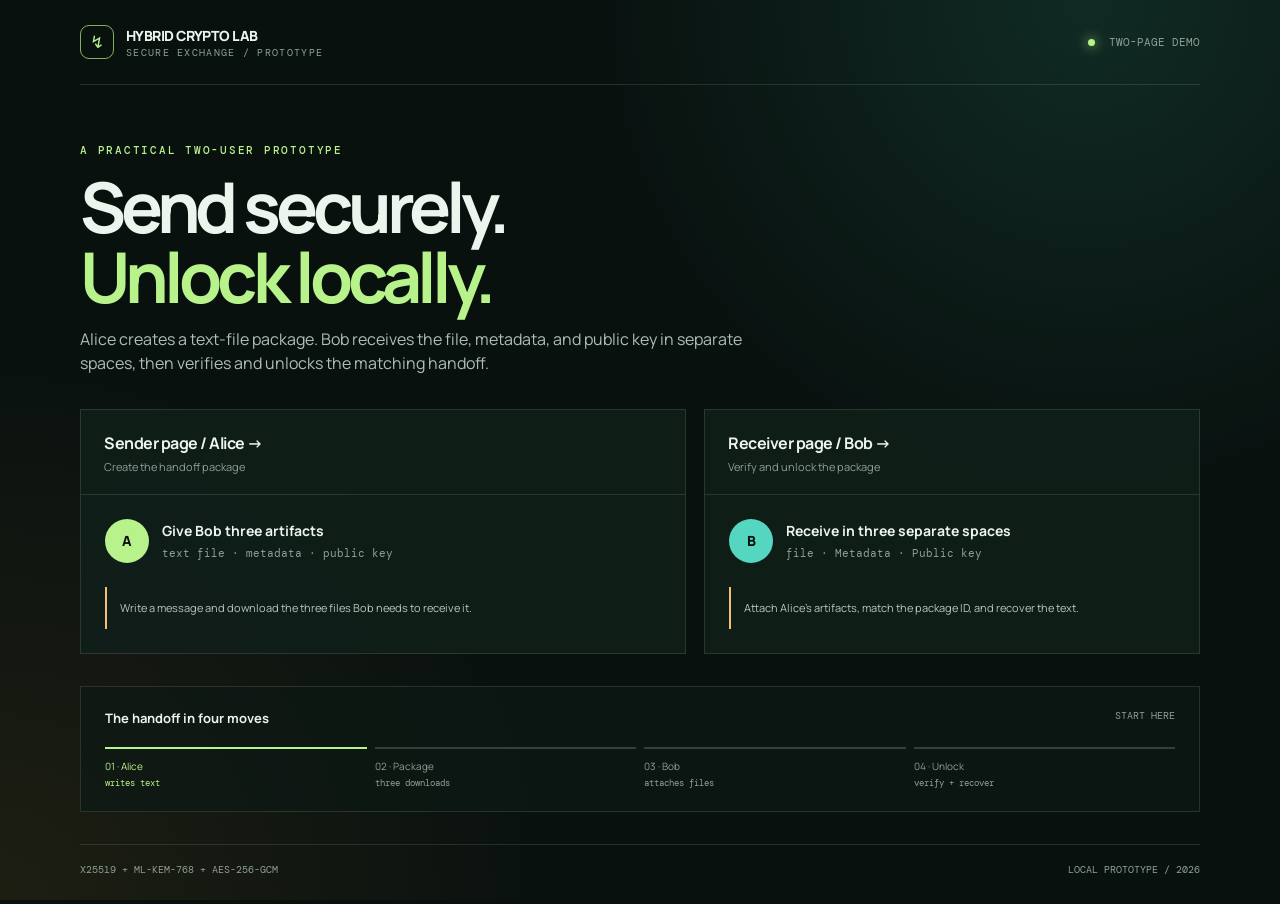
<file: frontend/index.html>
<!doctype html>
<html lang="en">
<head><meta charset="UTF-8"><meta name="viewport" content="width=device-width,initial-scale=1"><title>Hybrid Crypto Lab</title><link rel="stylesheet" href="styles.css"></head>
<body><main class="shell"><header class="topbar"><a class="brand" href="index.html"><span class="mark">↯</span><span>HYBRID CRYPTO LAB<small>secure exchange / prototype</small></span></a><span class="status"><i></i> TWO-PAGE DEMO</span></header><section class="hero"><div class="eyebrow">A practical two-user prototype</div><h1>Send securely.<br><span style="color:var(--mint)">Unlock locally.</span></h1><p>Alice creates a text-file package. Bob receives the file, metadata, and public key in separate spaces, then verifies and unlocks the matching handoff.</p></section><section class="layout"><a class="panel sender" href="sender.html" style="text-decoration:none;color:inherit"><div class="panel-head"><h2>Sender page / Alice →</h2><p>Create the handoff package</p></div><div class="panel-body"><div class="role"><div class="avatar">A</div><div><b>Give Bob three artifacts</b><span>text file · metadata · public key</span></div></div><div class="notice">Write a message and download the three files Bob needs to receive it.</div></div></a><a class="panel receiver" href="receiver.html" style="text-decoration:none;color:inherit"><div class="panel-head"><h2>Receiver page / Bob →</h2><p>Verify and unlock the package</p></div><div class="panel-body"><div class="role"><div class="avatar">B</div><div><b>Receive in three separate spaces</b><span>file · Metadata · Public key</span></div></div><div class="notice">Attach Alice's artifacts, match the package ID, and recover the text.</div></div></a></section><section class="trace"><div class="trace-head"><span>The handoff in four moves</span><span class="trace-count">START HERE</span></div><div class="trace-row"><div class="trace-step active">01 · Alice<span>writes text</span></div><div class="trace-step">02 · Package<span>three downloads</span></div><div class="trace-step">03 · Bob<span>attaches files</span></div><div class="trace-step">04 · Unlock<span>verify + recover</span></div></div></section><footer class="footer"><span>X25519 + ML-KEM-768 + AES-256-GCM</span><span>LOCAL PROTOTYPE / 2026</span></footer></main></body></html>
</file>
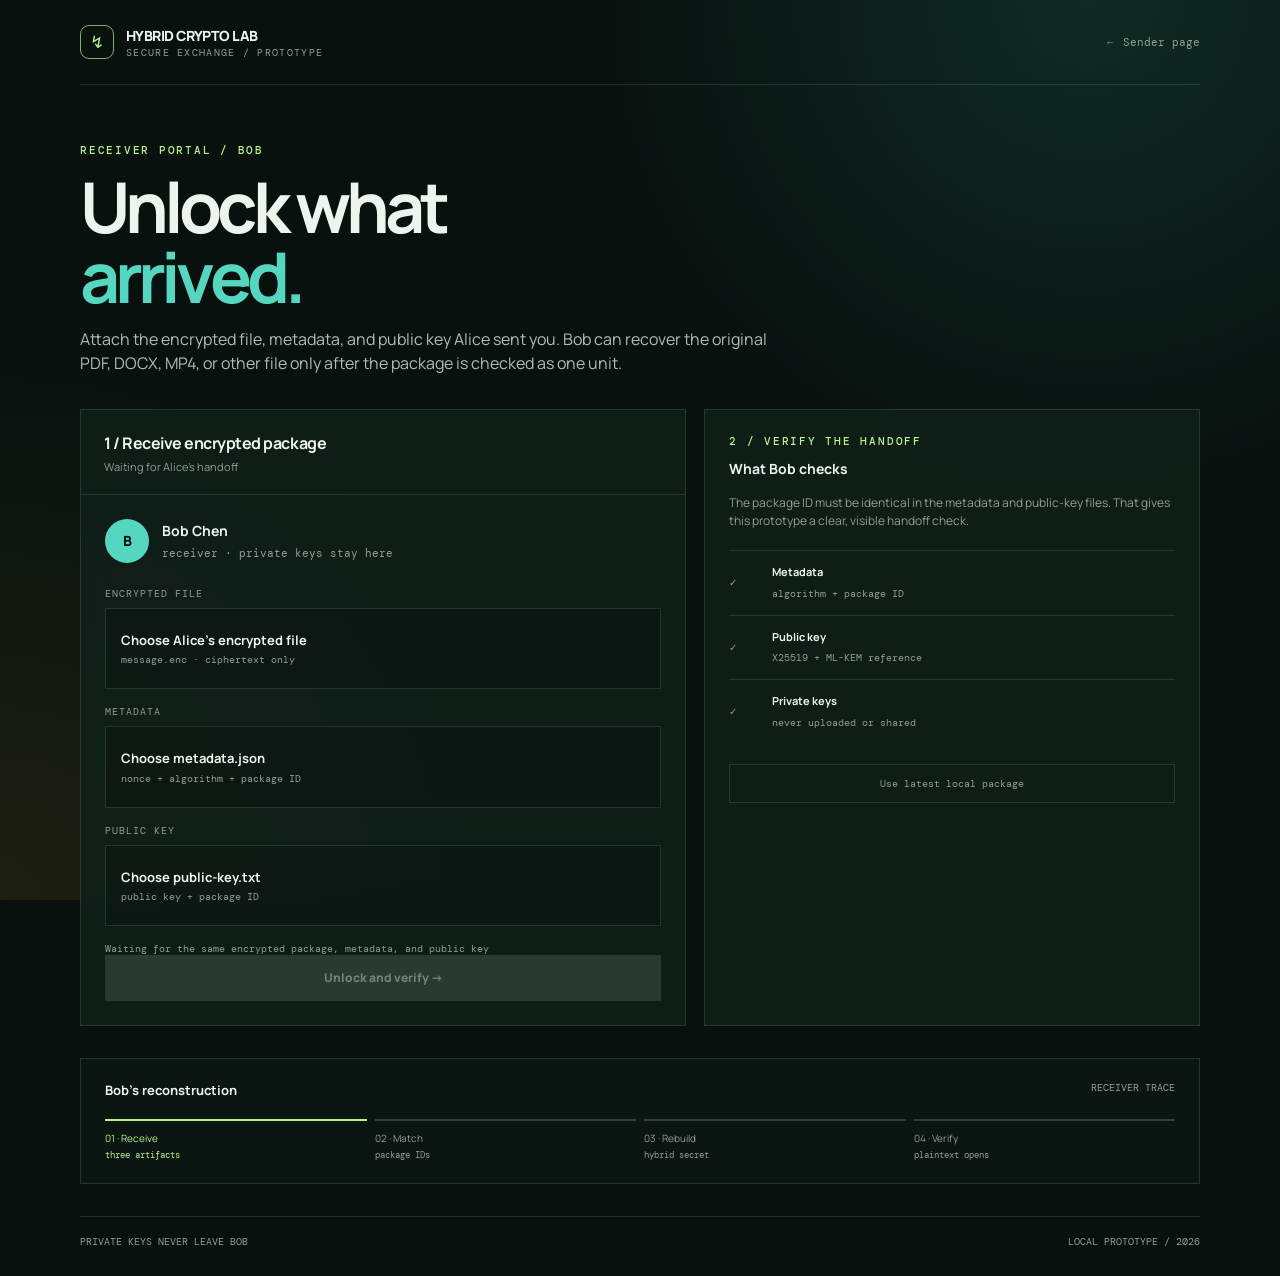
<file: frontend/receiver.html>
<!doctype html>
<html lang="en">
<head><meta charset="UTF-8"><meta name="viewport" content="width=device-width,initial-scale=1"><title>Receiver | Hybrid Crypto Lab</title><link rel="stylesheet" href="styles.css"></head>
<body><main class="shell">
<header class="topbar"><a class="brand" href="index.html"><span class="mark">↯</span><span>HYBRID CRYPTO LAB<small>secure exchange / prototype</small></span></a><a class="back" href="sender.html">← Sender page</a></header>
<section class="hero"><div class="eyebrow">Receiver portal / Bob</div><h1>Unlock what<br><span style="color:var(--teal)">arrived.</span></h1><p>Attach the encrypted file, metadata, and public key Alice sent you. Bob can recover the original PDF, DOCX, MP4, or other file only after the package is checked as one unit.</p></section>
<form class="layout receiver" id="receiverForm"><section class="panel"><div class="panel-head"><h2>1 / Receive encrypted package</h2><p id="receiverStatus">Waiting for Alice's handoff</p></div><div class="panel-body"><div class="role"><div class="avatar">B</div><div><b>Bob Chen</b><span>receiver · private keys stay here</span></div></div><label class="label" for="receivedFile">Encrypted file</label><label class="drop" for="receivedFile"><strong>Choose Alice's encrypted file</strong><span>message.enc · ciphertext only</span><input id="receivedFile" type="file" accept=".enc,.txt,text/plain"></label><label class="label" for="receivedMetadata">Metadata</label><label class="drop" for="receivedMetadata"><strong>Choose metadata.json</strong><span>nonce + algorithm + package ID</span><input id="receivedMetadata" type="file" accept=".json,application/json"></label><label class="label" for="receivedKey">Public key</label><label class="drop" for="receivedKey"><strong>Choose public-key.txt</strong><span>public key + package ID</span><input id="receivedKey" type="file" accept=".txt,text/plain"></label><p id="matchStatus" class="micro" style="text-align:left">Waiting for the same encrypted package, metadata, and public key</p><button class="primary" id="unlockButton" type="submit" disabled>Unlock and verify →</button></div></section>
<aside class="panel side"><div class="kicker">2 / Verify the handoff</div><h3 style="margin-top:10px">What Bob checks</h3><p>The package ID must be identical in the metadata and public-key files. That gives this prototype a clear, visible handoff check.</p><div class="artifact"><span class="artifact-icon">✓</span><div><b>Metadata</b><span>algorithm + package ID</span></div></div><div class="artifact"><span class="artifact-icon">✓</span><div><b>Public key</b><span>X25519 + ML-KEM reference</span></div></div><div class="artifact"><span class="artifact-icon">✓</span><div><b>Private keys</b><span>never uploaded or shared</span></div></div><button class="copy" style="margin-top:20px;width:100%;padding:12px" id="useLatestPackage" type="button">Use latest local package</button><div class="result" id="unlockResult"><strong>Authenticated text recovered</strong><pre id="unlockedText"></pre></div></aside></form>
<section class="trace"><div class="trace-head"><span>Bob's reconstruction</span><span class="trace-count">RECEIVER TRACE</span></div><div class="trace-row"><div class="trace-step active">01 · Receive<span>three artifacts</span></div><div class="trace-step">02 · Match<span>package IDs</span></div><div class="trace-step">03 · Rebuild<span>hybrid secret</span></div><div class="trace-step">04 · Verify<span>plaintext opens</span></div></div></section><footer class="footer"><span>PRIVATE KEYS NEVER LEAVE BOB</span><span>LOCAL PROTOTYPE / 2026</span></footer></main><div class="toast" id="toast" role="status"></div><script src="app.js"></script></body></html>
</file>
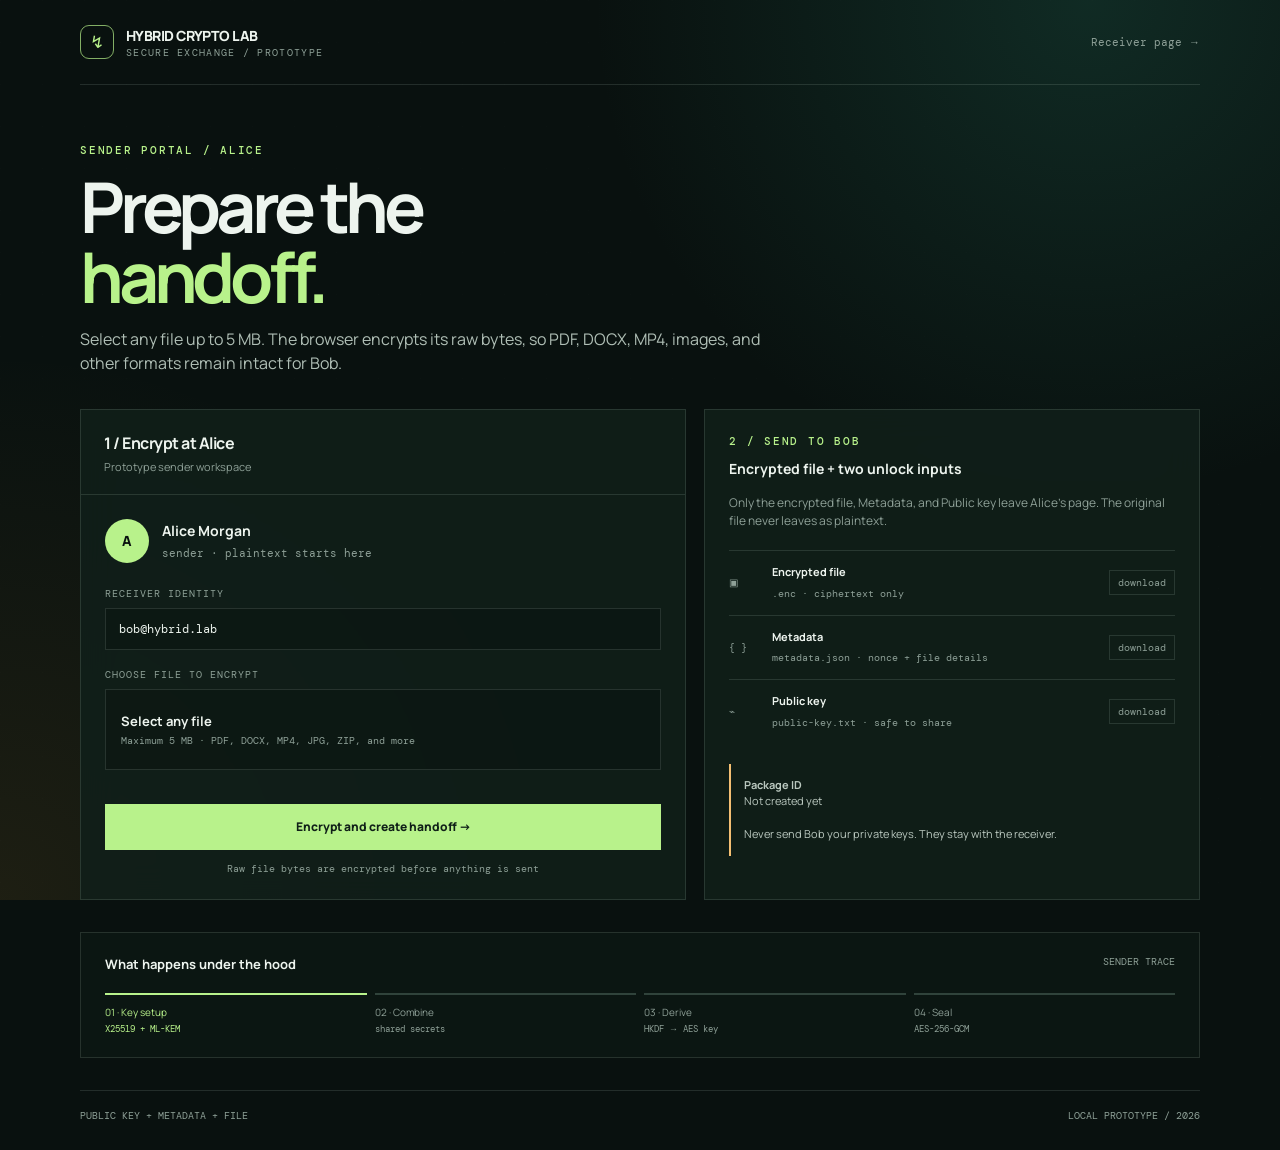
<file: frontend/sender.html>
<!doctype html>
<html lang="en">
<head><meta charset="UTF-8"><meta name="viewport" content="width=device-width,initial-scale=1"><title>Sender | Hybrid Crypto Lab</title><link rel="stylesheet" href="styles.css"></head>
<body><main class="shell">
<header class="topbar"><a class="brand" href="index.html"><span class="mark">↯</span><span>HYBRID CRYPTO LAB<small>secure exchange / prototype</small></span></a><a class="back" href="receiver.html">Receiver page →</a></header>
<section class="hero"><div class="eyebrow">Sender portal / Alice</div><h1>Prepare the<br><span style="color:var(--mint)">handoff.</span></h1><p>Select any file up to 5 MB. The browser encrypts its raw bytes, so PDF, DOCX, MP4, images, and other formats remain intact for Bob.</p></section>
<section class="layout"><form class="panel sender" id="senderForm"><div class="panel-head"><h2>1 / Encrypt at Alice</h2><p id="senderStatus">Prototype sender workspace</p></div><div class="panel-body"><div class="role"><div class="avatar">A</div><div><b>Alice Morgan</b><span>sender · plaintext starts here</span></div></div><label class="label" for="recipient">Receiver identity</label><input class="field" id="recipient" value="bob@hybrid.lab"><label class="label" for="sourceFile" style="margin-top:18px">Choose file to encrypt</label><label class="drop" for="sourceFile"><strong id="sourceFileName">Select any file</strong><span>Maximum 5 MB · PDF, DOCX, MP4, JPG, ZIP, and more</span><input id="sourceFile" type="file"></label><button class="primary" style="margin-top:18px" type="submit">Encrypt and create handoff →</button><p class="micro">Raw file bytes are encrypted before anything is sent</p></div></form>
<aside class="panel side"><div class="kicker">2 / Send to Bob</div><h3 style="margin-top:10px">Encrypted file + two unlock inputs</h3><p>Only the encrypted file, Metadata, and Public key leave Alice's page. The original file never leaves as plaintext.</p><div class="artifact"><span class="artifact-icon">▣</span><div><b>Encrypted file</b><span id="encryptedFileInfo">.enc · ciphertext only</span></div><button class="copy" id="downloadFile" disabled>download</button></div><div class="artifact"><span class="artifact-icon">{ }</span><div><b>Metadata</b><span>metadata.json · nonce + file details</span></div><button class="copy" id="downloadMetadata" disabled>download</button></div><div class="artifact"><span class="artifact-icon">⌁</span><div><b>Public key</b><span>public-key.txt · safe to share</span></div><button class="copy" id="downloadKey" disabled>download</button></div><div class="notice"><b>Package ID</b><br><span id="packageId">Not created yet</span><br><br>Never send Bob your private keys. They stay with the receiver.</div><div class="result" id="packageReady"><strong>Encrypted handoff ready</strong><p style="margin:7px 0 0;color:var(--muted);font-size:11px">Send all three artifacts to Bob.</p></div></aside></section>
<section class="trace"><div class="trace-head"><span>What happens under the hood</span><span class="trace-count">SENDER TRACE</span></div><div class="trace-row"><div class="trace-step active">01 · Key setup<span>X25519 + ML-KEM</span></div><div class="trace-step">02 · Combine<span>shared secrets</span></div><div class="trace-step">03 · Derive<span>HKDF → AES key</span></div><div class="trace-step">04 · Seal<span>AES-256-GCM</span></div></div></section><footer class="footer"><span>PUBLIC KEY + METADATA + FILE</span><span>LOCAL PROTOTYPE / 2026</span></footer></main><div class="toast" id="toast" role="status"></div><script src="app.js"></script></body></html>
</file>
<file: frontend/styles.css>
@import url('https://fonts.googleapis.com/css2?family=DM+Mono:wght@400;500&family=Manrope:wght@400;500;600;700;800&display=swap');
:root{--bg:#09110f;--ink:#edf4ee;--muted:#8ea097;--line:rgba(215,240,223,.13);--panel:rgba(17,31,26,.88);--mint:#b8f28b;--teal:#55d6c0;--amber:#f4bf73;--red:#ff8b82}*{box-sizing:border-box}body{margin:0;min-width:320px;color:var(--ink);background:var(--bg);font:14px/1.5 Manrope,sans-serif}body:before{content:"";position:fixed;inset:0;z-index:-2;background:radial-gradient(circle at 85% 0,rgba(39,125,103,.24),transparent 35%),radial-gradient(circle at 0 100%,rgba(179,128,44,.12),transparent 35%),#09110f}body:after{content:"";position:fixed;inset:0;z-index:-1;opacity:.22;pointer-events:none;background-image:linear-gradient(rgba(255,255,255,.03) 1px,transparent 1px),linear-gradient(90deg,rgba(255,255,255,.03) 1px,transparent 1px);background-size:42px 42px}button,input,textarea{font:inherit}button{cursor:pointer}.shell{width:min(1120px,calc(100% - 44px));margin:auto}.topbar{display:flex;align-items:center;justify-content:space-between;padding:25px 0;border-bottom:1px solid var(--line)}.brand{display:flex;align-items:center;gap:12px;color:var(--ink);text-decoration:none;font-weight:800;letter-spacing:-.04em}.mark{width:34px;height:34px;display:grid;place-items:center;border:1px solid rgba(184,242,139,.7);border-radius:9px;color:var(--mint);font:17px 'DM Mono'}.brand small{display:block;color:var(--muted);font:10px 'DM Mono';letter-spacing:.13em;text-transform:uppercase}.status{color:var(--muted);font:11px 'DM Mono'}.status i{display:inline-block;width:7px;height:7px;margin-right:7px;border-radius:50%;background:var(--mint);box-shadow:0 0 12px var(--mint)}.hero{padding:58px 0 34px;max-width:720px}.eyebrow,.kicker{color:var(--mint);font:500 11px 'DM Mono';letter-spacing:.16em;text-transform:uppercase}.hero h1{margin:14px 0 16px;font-size:clamp(40px,6vw,70px);line-height:1;letter-spacing:-.07em}.hero p{margin:0;color:#afbeb5;font-size:16px}.layout{display:grid;grid-template-columns:1.1fr .9fr;gap:18px;padding-bottom:32px}.panel{border:1px solid var(--line);background:var(--panel);backdrop-filter:blur(18px)}.panel-head{padding:21px 23px 18px;border-bottom:1px solid var(--line)}.panel-head h2{margin:0;font-size:16px;letter-spacing:-.03em}.panel-head p{margin:4px 0 0;color:var(--muted);font-size:11px}.panel-body{padding:24px}.role{display:flex;align-items:center;gap:13px;margin-bottom:24px}.avatar{width:44px;height:44px;display:grid;place-items:center;border-radius:50%;color:#09110f;font-weight:800}.sender .avatar{background:var(--mint)}.receiver .avatar{background:var(--teal)}.role b{display:block}.role span{color:var(--muted);font:11px 'DM Mono'}.label{display:flex;justify-content:space-between;margin:0 0 8px;color:var(--muted);font:10px 'DM Mono';letter-spacing:.1em;text-transform:uppercase}.field,.drop{width:100%;border:1px solid var(--line);outline:none;color:var(--ink);background:rgba(0,0,0,.2)}.field{padding:12px 13px;font:12px 'DM Mono'}.field:focus{border-color:var(--mint)}.drop{display:block;padding:22px 15px;margin-bottom:16px;text-align:left}.drop strong{display:block;color:var(--ink);font-size:13px}.drop span{display:block;margin-top:3px;color:var(--muted);font:10px 'DM Mono'}.drop input{position:absolute;opacity:0;width:1px}.drop.ready{border-color:var(--teal);background:rgba(85,214,192,.07)}.primary{width:100%;padding:14px 16px;border:0;color:#102018;background:var(--mint);font-weight:800;font-size:12px}.receiver .primary{color:#07211e;background:var(--teal)}.primary:disabled{cursor:not-allowed;color:#77827c;background:#293a33}.micro{margin:12px 0 0;color:var(--muted);text-align:center;font:10px 'DM Mono'}.side{padding:24px}.side h3{margin:0 0 15px;font-size:14px}.side p{margin:0 0 20px;color:var(--muted);font-size:12px}.artifact{display:grid;grid-template-columns:32px 1fr auto;align-items:center;gap:11px;padding:13px 0;border-top:1px solid var(--line)}.artifact-icon{color:var(--amber);font:16px 'DM Mono'}.artifact b{display:block;font-size:11px}.artifact span{color:var(--muted);font:10px 'DM Mono'}.copy{padding:5px 8px;border:1px solid var(--line);color:var(--muted);background:transparent;font:10px 'DM Mono'}.copy:hover{border-color:var(--mint);color:var(--mint)}.notice{margin-top:20px;padding:13px;border-left:2px solid var(--amber);color:#bac8bf;font-size:11px}.trace{padding:22px 24px;margin-bottom:32px;border:1px solid var(--line);background:rgba(13,25,21,.7)}.trace-head{display:flex;justify-content:space-between;margin-bottom:18px;font-size:13px;font-weight:700}.trace-count{color:var(--muted);font:10px 'DM Mono'}.trace-row{display:grid;grid-template-columns:repeat(4,1fr);gap:8px}.trace-step{padding-top:10px;border-top:2px solid #30433b;color:var(--muted);font-size:10px}.trace-step.active{border-color:var(--mint);color:var(--mint)}.trace-step span{display:block;margin-top:3px;font:9px 'DM Mono'}.footer{padding:18px 0 28px;border-top:1px solid var(--line);color:var(--muted);font:10px 'DM Mono';display:flex;justify-content:space-between}.toast{position:fixed;right:22px;bottom:22px;max-width:340px;padding:13px 16px;border:1px solid var(--mint);background:#12231c;opacity:0;transform:translateY(10px);transition:.25s;font-size:12px}.toast.show{opacity:1;transform:none}.result{display:none;margin-top:18px;padding:17px;border:1px solid var(--teal);background:rgba(85,214,192,.07)}.result.show{display:block}.result strong{color:var(--teal);font-size:12px}.result pre{max-height:180px;margin:12px 0 0;white-space:pre-wrap;color:#cde6d6;font:11px/1.6 'DM Mono'}.back{color:var(--muted);text-decoration:none;font:11px 'DM Mono'}.back:hover{color:var(--mint)}@media(max-width:760px){.shell{width:min(100% - 30px,560px)}.topbar{padding:18px 0}.status{font-size:9px}.hero{padding:42px 0 29px}.layout{grid-template-columns:1fr}.trace{padding:18px 13px;overflow:hidden}.trace-row{gap:5px}.trace-step{font-size:9px}.footer{display:block;line-height:2.2}}
</file>
